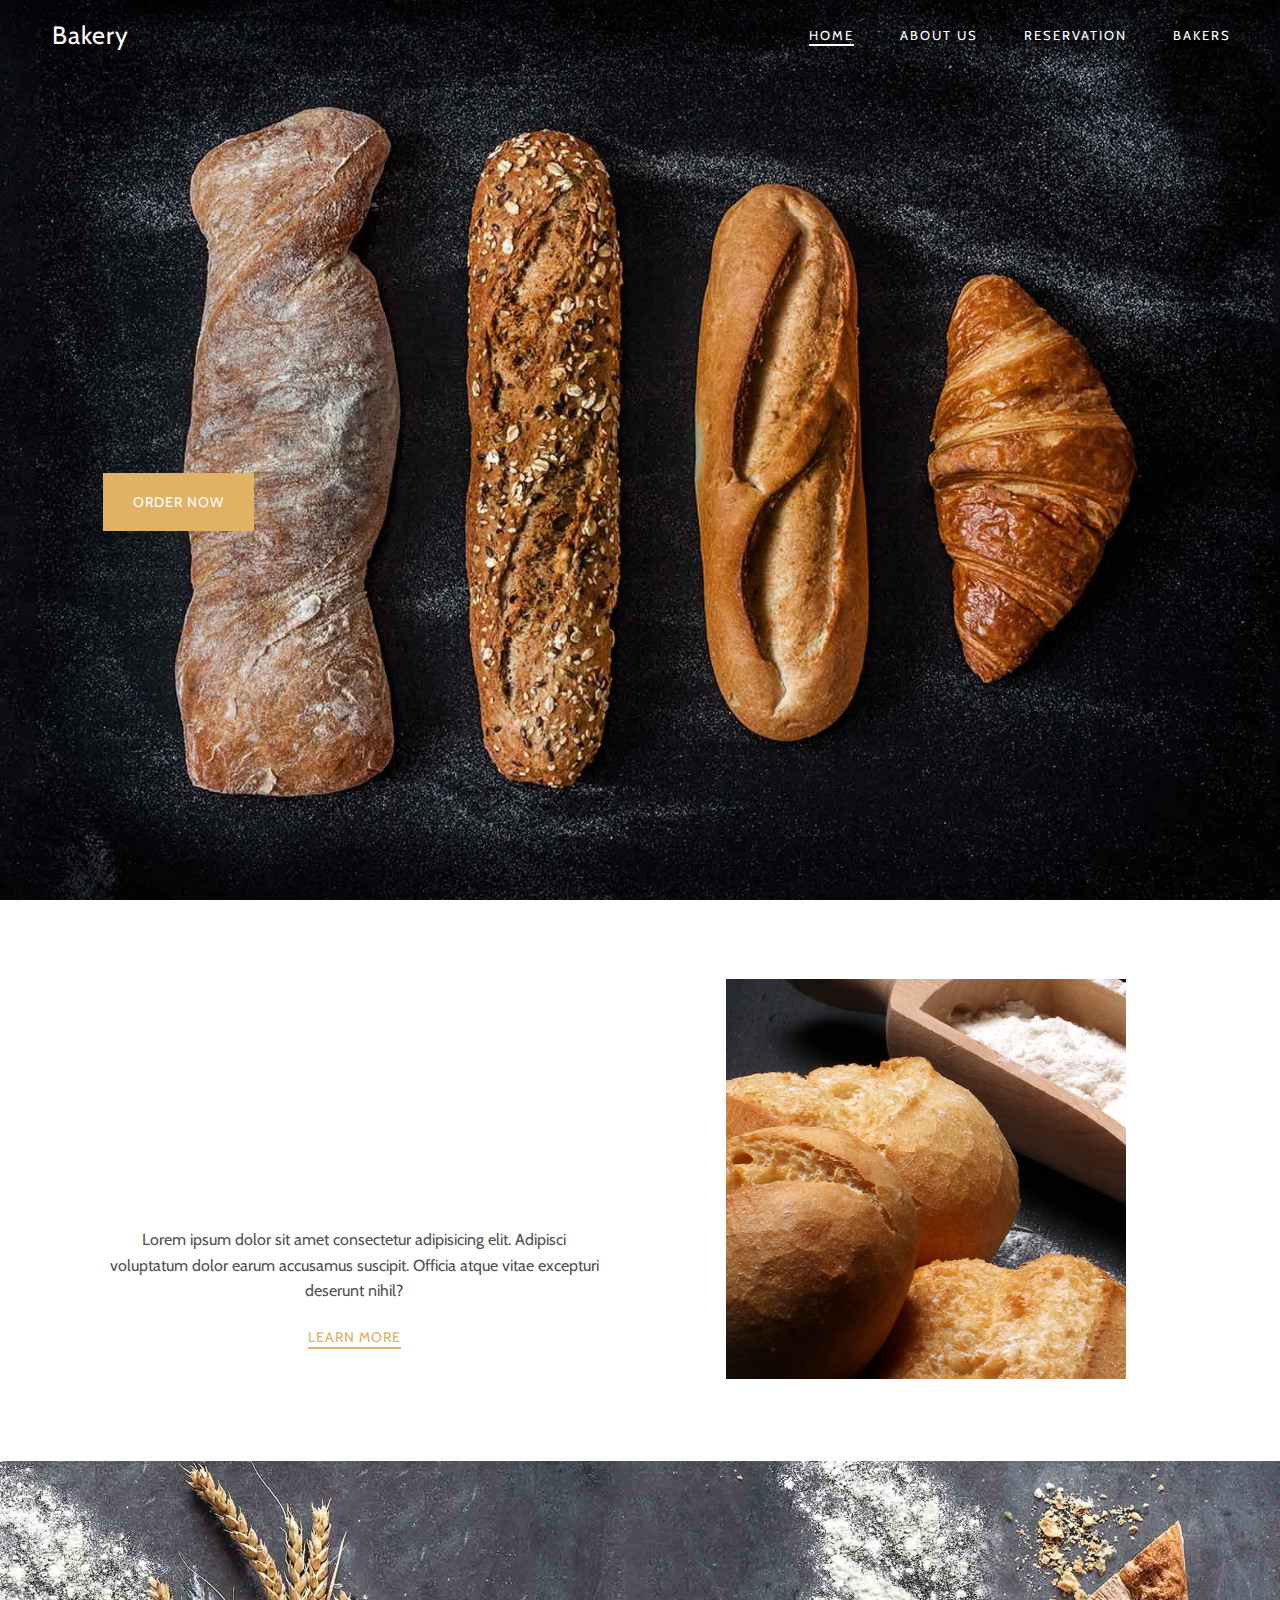
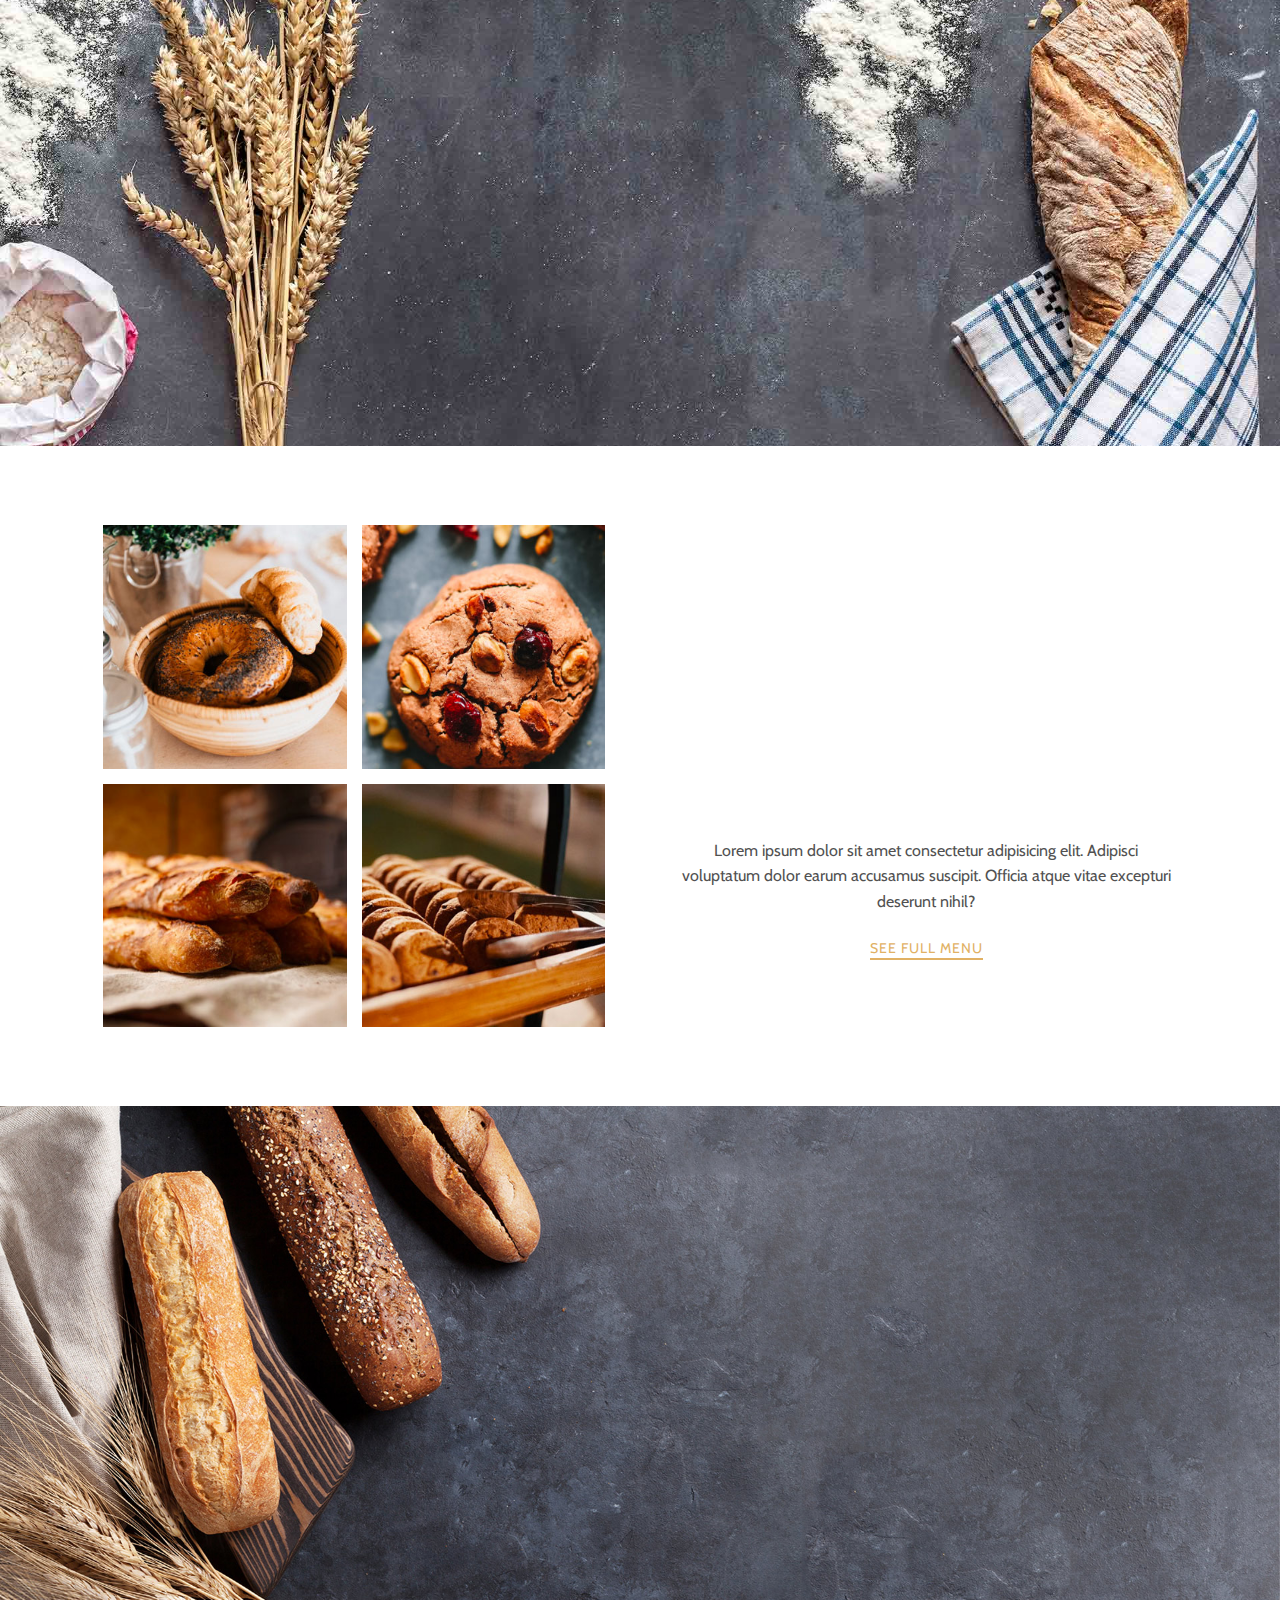
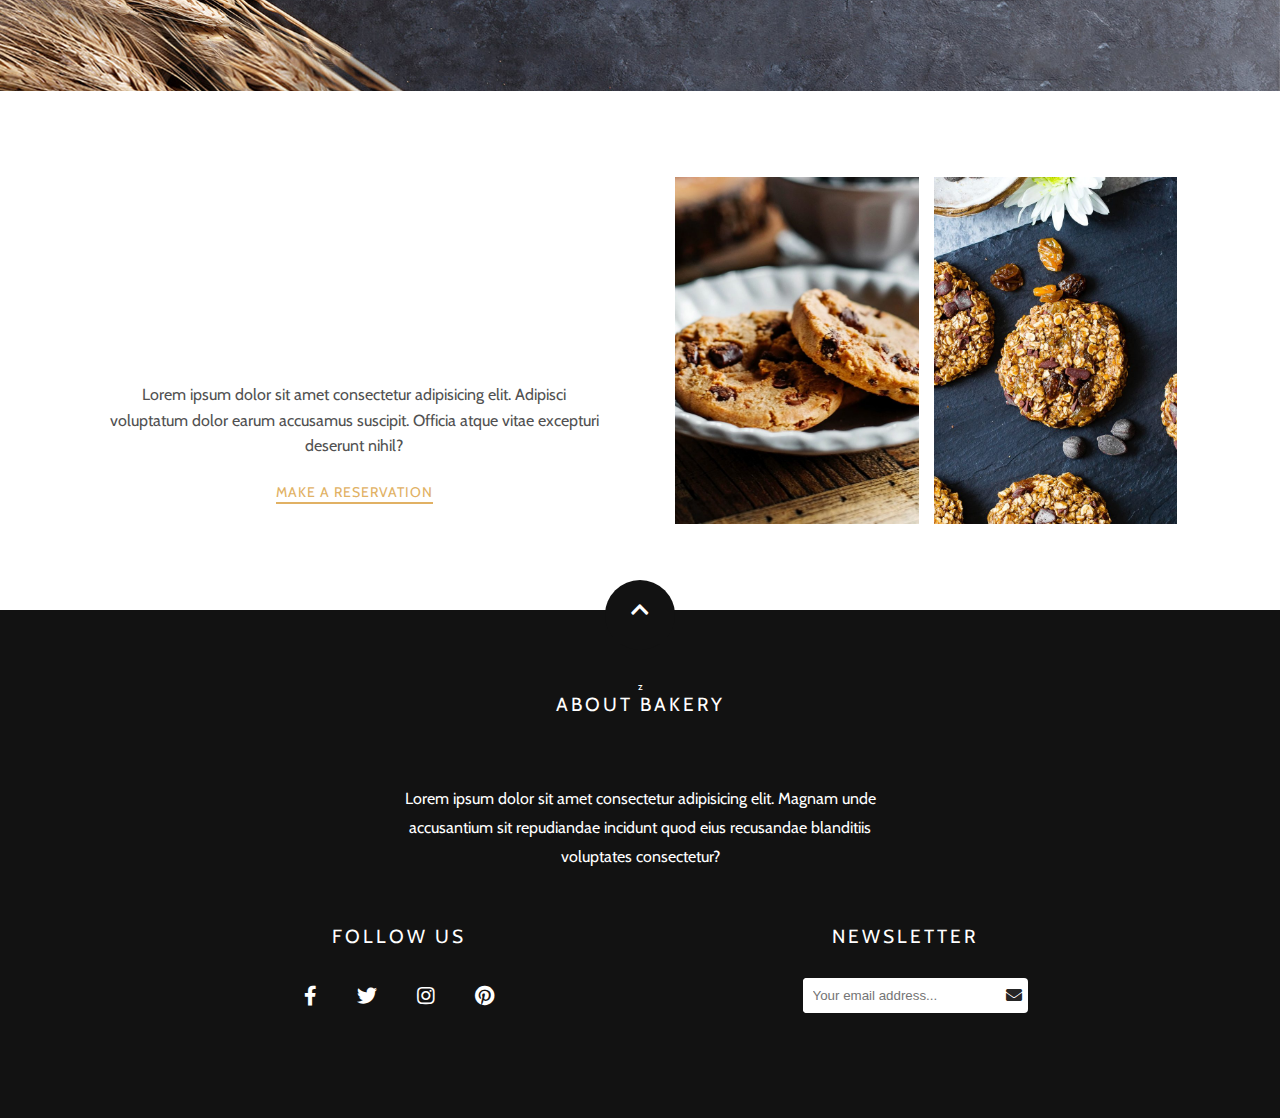
<file: index.html>
<!DOCTYPE html>
<html lang="en">

<head>
    <meta charset="UTF-8">
    <meta name="viewport" content="width=device-width, initial-scale=1.0">
    <title>Bakery - Fresh Cakes & Small Chops</title>
    <link
        href="https://fonts.googleapis.com/css2?family=Cabin&family=Herr+Von+Muellerhoff&family=Poiret+One&family=Source+Sans+Pro:wght@700&display=swap"
        rel="stylesheet">
    <link rel="stylesheet" href="https://cdnjs.cloudflare.com/ajax/libs/font-awesome/5.14.0/css/all.min.css">
    <link rel="stylesheet" href="style.css">
</head>

<body>
    <!-- HEADER -->
    <header>
        <div class="container">
            <nav class="navbar">
                <div class="menu-toggle">
                    <i class="fas fa-bars"></i>
                    <i class="fas fa-times"></i>
                </div>
                <a href="index.html" class="logo">Bakery</a>
                <ul class="nav-list">
                    <li class="nav-item">
                        <a href="index.html" class="nav-link active">Home</a>
                    </li>
                    <li class="nav-item">
                        <a href="about.html" class="nav-link">About Us</a>
                    </li>
                    <li class="nav-item">
                        <a href="about.html#reservation" class="nav-link">Reservation</a>
                    </li>
                    <li class="nav-item">
                        <a href="bakers.html" class="nav-link">Bakers</a>
                    </li>
                </ul>
            </nav>
        </div>
    </header>

    <!-- HERO SECTION -->

    <section class="hero" id="hero">
        <div class="container">
            <h1 class="headline">Let's Taste Perfection</h1>
            <a href="index.html" class="btn btn-primary">Order Now</a>
        </div>
    </section>

    <!-- STORY SECTION -->

    <section class="our-story">
        <div class="container">
            <div class="row">
                <div class="description padding-right animate-left">
                    <div class="global-headline">
                        <h2 class="sub-headline">
                            Discover
                        </h2>
                        <h3 class="headline headline-dark">Our Story</h3>
                        <div class="asterisk"><i class="fas fa-asterisk"></i></div>
                    </div>
                    <p>Lorem ipsum dolor sit amet consectetur adipisicing elit. Adipisci voluptatum dolor earum
                        accusamus suscipit. Officia atque vitae excepturi deserunt nihil?</p>
                    <a href="index.html" class="btn btn-secondary">Learn More</a>
                </div>
                <div class="image animate-right">
                    <img class="story-img" src="images/story-img.jpg" alt="bread">
                </div>
            </div>
        </div>
    </section>

    <!-- ALWAYS FRESH -->
    <section class="always-fresh shared">
        <div class="container">
            <div class="global-headline">
                <div class="animate-top">
                    <h2 class="sub-headline">
                        Always
                    </h2>
                </div>
                <div class="animate-bottom">
                    <h3 class="headline headline-dark">Fresh</h3>
                </div>
            </div>
        </div>
    </section>

    <!-- MENU SECTION -->
    <section class="menu">
        <div class="container">
            <div class="row">
                <div class="image-group padding-right animate-left">
                    <img src="images/square-1.jpg" alt="image">
                    <img src="images/square-2.jpg" alt="image">
                    <img src="images/square-3.jpg" alt="image">
                    <img src="images/square-4.jpg" alt="image">
                </div>
                <div class="description animate-right">
                    <div class="global-headline">
                        <h2 class="sub-headline">
                            Explore
                        </h2>
                        <h3 class="headline headline-dark">Menu</h3>
                        <div class="asterisk"><i class="fas fa-asterisk"></i></div>
                    </div>
                    <p>Lorem ipsum dolor sit amet consectetur adipisicing elit. Adipisci voluptatum dolor earum
                        accusamus suscipit. Officia atque vitae excepturi deserunt nihil?</p>
                    <a href="index.html" class="btn btn-secondary">See Full Menu</a>
                </div>
            </div>
        </div>
    </section>

    <!-- TASTY SECTION -->
    <section class="tasty shared">
        <div class="container">
            <div class="global-headline">
                <div class="animate-top">
                    <h2 class="sub-headline">
                        Everything
                    </h2>
                </div>
                <div class="animate-bottom">
                    <h3 class="headline headline-dark">Tasty</h3>
                </div>
            </div>
        </div>
    </section>

    <!-- BAKERS DELIGHT SECTION -->
    <section class="delight">
        <div class="container">
            <div class="row">
                <div class="description padding-right animate-left">
                    <div class="global-headline">
                        <h2 class="sub-headline">
                            Baker's
                        </h2>
                        <h3 class="headline headline-dark">Delight</h3>
                        <div class="asterisk"><i class="fas fa-asterisk"></i></div>
                    </div>
                    <p>Lorem ipsum dolor sit amet consectetur adipisicing elit. Adipisci voluptatum dolor earum
                        accusamus suscipit. Officia atque vitae excepturi deserunt nihil?</p>
                    <a href="index.html" class="btn btn-secondary">Make A Reservation</a>
                </div>
                <div class="image-group animate-right">
                    <img class="animate-top" src="images/bakers-delight-1.jpg" alt="bread">
                    <img class="animate-bottom" src="images/bakers-delight-2.jpg" alt="bread">
                </div>
            </div>
        </div>
    </section>

    <!-- FOOTER -->
    <footer>
        <div class="container">
            <div class="back-to-top">
                <a href="#hero"><i class="fas fa-chevron-up"></i></a>
            </div>z
            <div class="footer__content">
                <div class="footer__content-about animate-top">
                    <h4>About Bakery</h4>
                    <div class="asterisk"><i class="fas fa-asterisk"></i></div>
                    <p>Lorem ipsum dolor sit amet consectetur adipisicing elit. Magnam unde accusantium sit repudiandae
                        incidunt quod eius recusandae blanditiis voluptates consectetur?</p>
                </div>
                <div class="footer__content-divider animate-bottom">
                    <div class="social-media">
                        <h4>Follow Us</h4>
                        <ul class="social-icons">
                            <li>
                                <a href="#">
                                    <i class="fab fa-facebook-f"></i>
                                </a>
                            </li>
                            <li>
                                <a href="#">
                                    <i class="fab fa-twitter"></i>
                                </a>
                            </li>
                            <li>
                                <a href="#">
                                    <i class="fab fa-instagram"></i>
                                </a>
                            </li>
                            <li>
                                <a href="#">
                                    <i class="fab fa-pinterest"></i>
                                </a>
                            </li>
                        </ul>
                    </div>
                    <div class="newsletter-container">
                        <h4>Newsletter</h4>
                        <form action="" class="newsletter-form">
                            <div class="newsletter-form-box">
                                <input type="text" class="newsletter-input" placeholder="Your email address...">
                                <button class="newsletter-btn" type="submit">
                                    <i class="fas fa-envelope"></i>
                                </button>
                            </div>
                        </form>
                    </div>
                </div>
            </div>
        </div>
    </footer>
</body>

</html>
</file>
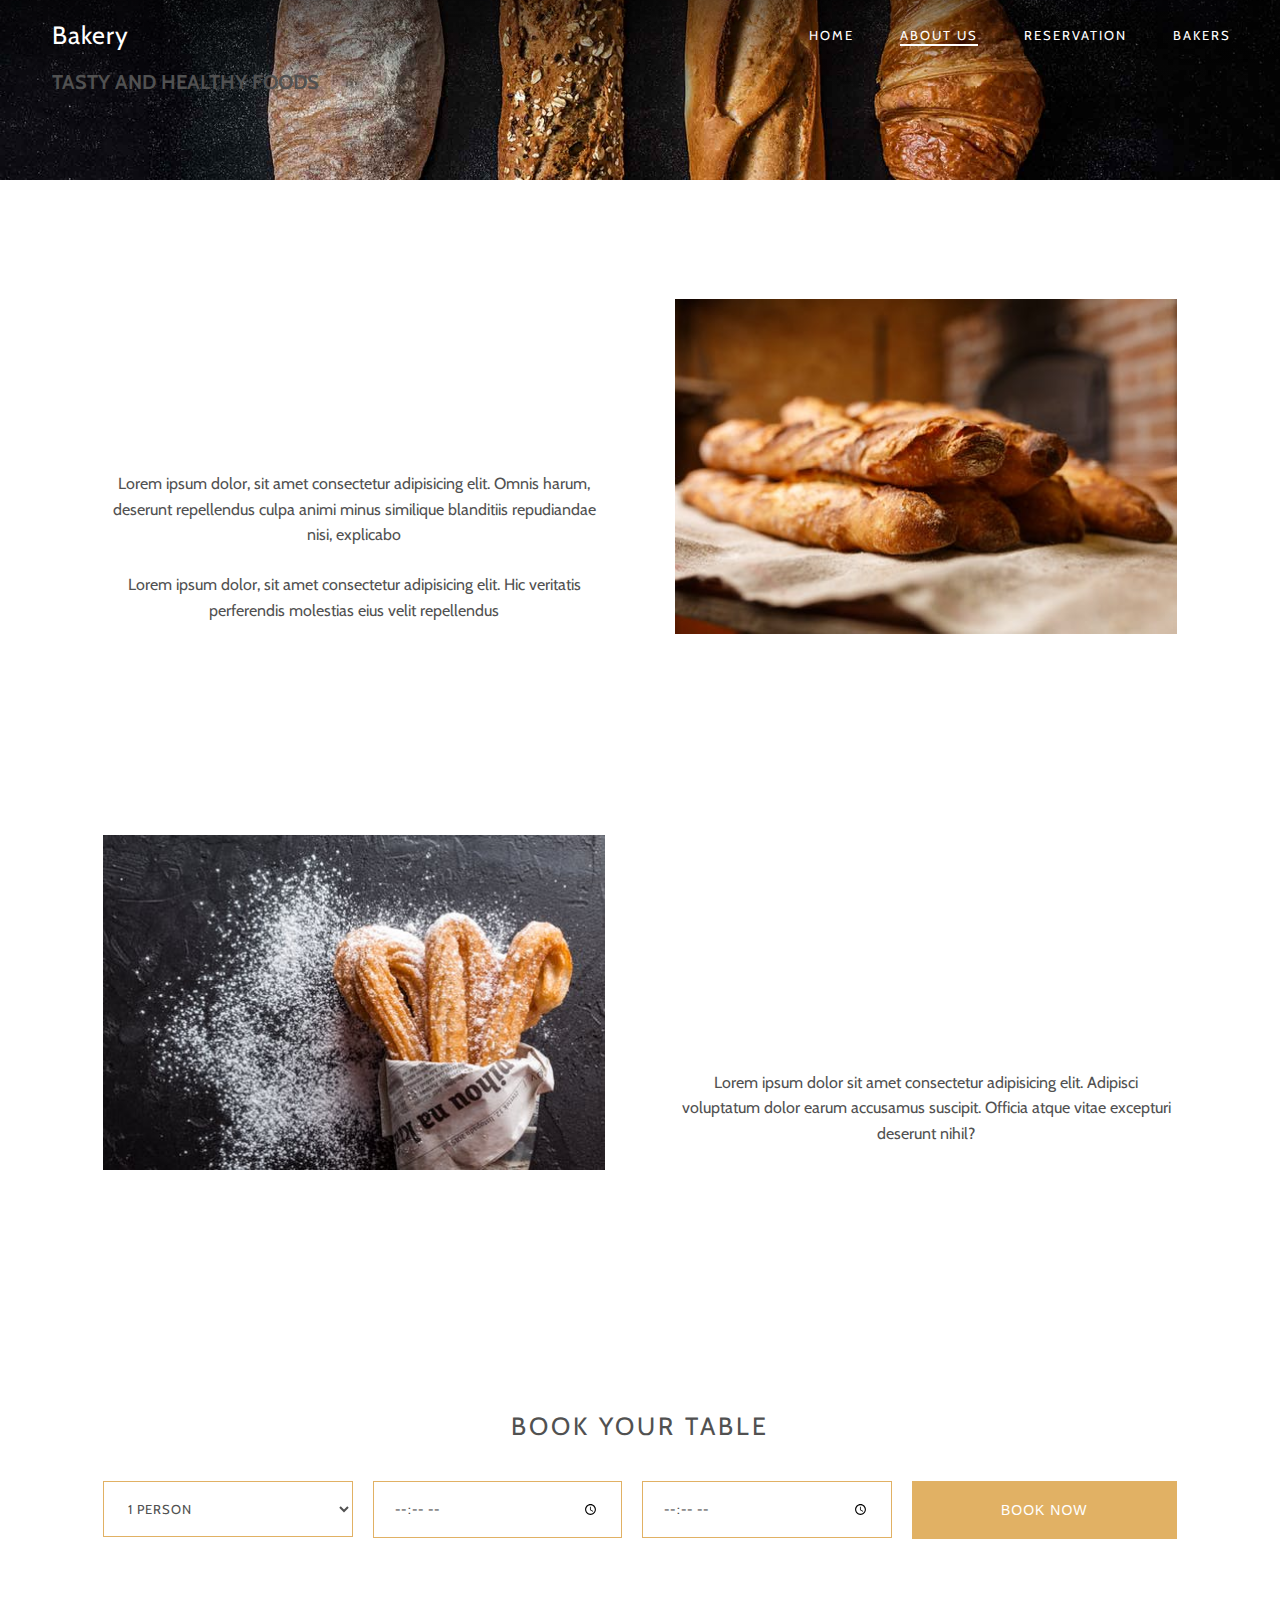
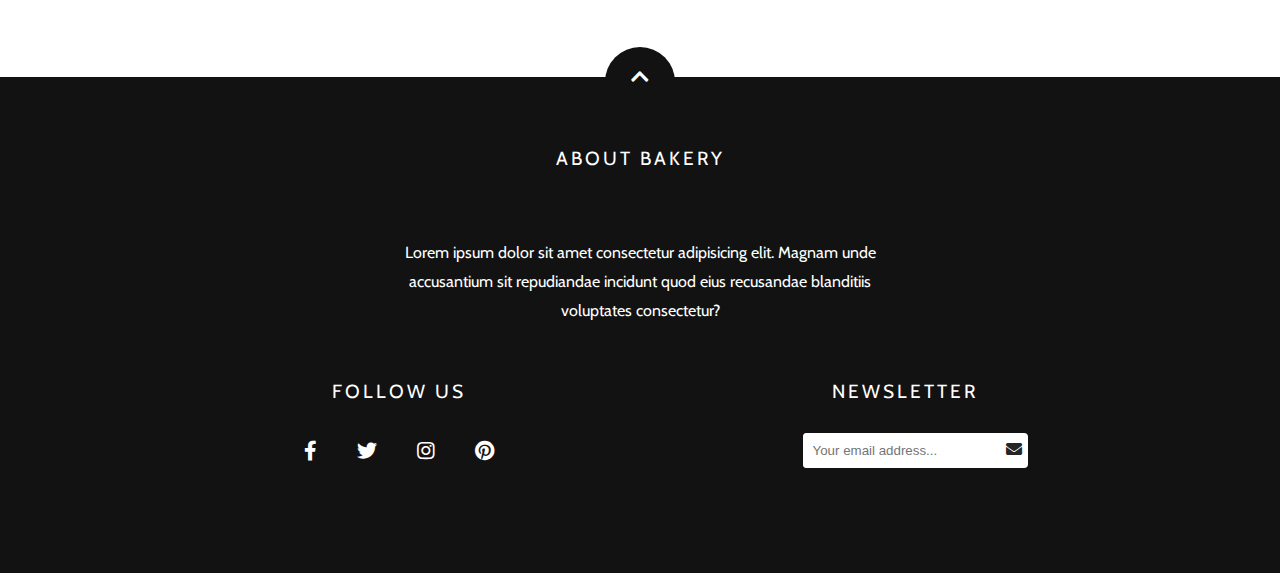
<file: about.html>
<!DOCTYPE html>
<html lang="en">

<head>
    <meta charset="UTF-8">
    <meta name="viewport" content="width=device-width, initial-scale=1.0">
    <title>About Us - Bakery</title>
    <link
        href="https://fonts.googleapis.com/css2?family=Cabin&family=Herr+Von+Muellerhoff&family=Poiret+One&family=Source+Sans+Pro:wght@700&display=swap"
        rel="stylesheet">
    <link rel="stylesheet" href="https://cdnjs.cloudflare.com/ajax/libs/font-awesome/5.14.0/css/all.min.css">
    <link rel="stylesheet" href="style.css">
</head>

<body>
    <!-- HEADER -->
    <header>
        <div class="container">
            <nav class="navbar">
                <div class="menu-toggle">
                    <i class="fas fa-bars"></i>
                    <i class="fas fa-times"></i>
                </div>
                <a href="index.html" class="logo">Bakery</a>
                <ul class="nav-list">
                    <li class="nav-item">
                        <a href="index.html" class="nav-link">Home</a>
                    </li>
                    <li class="nav-item">
                        <a href="about.html" class="nav-link active">About Us</a>
                    </li>
                    <li class=" nav-item">
                        <a href="about.html#reservation" class="nav-link">Reservation</a>
                    </li>
                    <li class="nav-item">
                        <a href="bakers.html" class="nav-link">Bakers</a>
                    </li>
                </ul>
            </nav>
            <div class="cla">
                <h1>TASTY AND HEALTHY FOODS</h1>
            </div>
        </div>
    </header>

    <!-- HERO SECTION -->

    <section class="hero small-size-hero" id="hero">
    </section>

    <!-- ABOUT SECTION -->
    <section class="about">
        <div class="container">
            <div class="row">
                <div class="description padding-right animate-left">
                    <div class="global-headline">
                        <h2 class="sub-headline">
                            Read
                        </h2>
                        <h3 class="headline headline-dark">Our Story</h3>
                        <div class="asterisk"><i class="fas fa-asterisk"></i></div>
                    </div>
                    <p>Lorem ipsum dolor, sit amet consectetur adipisicing elit. Omnis harum, deserunt repellendus culpa
                        animi minus similique
                        blanditiis repudiandae nisi, explicabo</p>
                    <p>Lorem ipsum dolor, sit amet consectetur adipisicing elit. Hic veritatis perferendis molestias
                        eius velit repellendus</p>
                </div>
                <div class="image animate-right">
                    <img class="animate-top" src="images/about-img-2.jpeg" alt="bread">
                </div>
            </div>
        </div>
    </section>

    <!-- ABOUT SECTION -->
    <section class="about">
        <div class="container">
            <div class="row">
                <div class="image padding-right margin-bottom animate-left">
                    <img src="images/about-img-1.jpeg" alt="bread">
                </div>
                <div class="description animate-right">
                    <div class="global-headline">
                        <h2 class="sub-headline">
                            Bread
                        </h2>
                        <h3 class="headline headline-dark">So Good</h3>
                        <div class="asterisk"><i class="fas fa-asterisk"></i></div>
                    </div>
                    <p>Lorem ipsum dolor sit amet consectetur adipisicing elit. Adipisci voluptatum dolor earum
                        accusamus suscipit. Officia atque vitae excepturi deserunt nihil?</p>
                </div>
            </div>
        </div>
    </section>

    <!-- RESERVATION SECTION -->
    <section id="reservation" class="reservation">
        <div class="container">
            <div class="reservation__container">
                <h4>Book Your Table</h4>
                <form action="#" class="reservation__form">
                    <select name="persons">
                        <option>1 Person</option>
                        <option>2 Person</option>
                    </select>
                    <input type="time" class="ORDER">
                    <input type="time" class="reservation__time">
                    <button class="btn btn-primary submit__reservation">Book Now</button>
                </form>
            </div>
        </div>
    </section>

    <!-- FOOTER -->
    <footer>
        <div class="container">
            <div class="back-to-top">
                <a href="#hero"><i class="fas fa-chevron-up"></i></a>
            </div>
            <div class="footer__content">
                <div class="footer__content-about animate-top">
                    <h4>About Bakery</h4>
                    <div class="asterisk"><i class="fas fa-asterisk"></i></div>
                    <p>Lorem ipsum dolor sit amet consectetur adipisicing elit. Magnam unde accusantium sit repudiandae
                        incidunt quod eius recusandae blanditiis voluptates consectetur?</p>
                </div>
                <div class="footer__content-divider animate-bottom">
                    <div class="social-media">
                        <h4>Follow Us</h4>
                        <ul class="social-icons">
                            <li>
                                <a href="#">
                                    <i class="fab fa-facebook-f"></i>
                                </a>
                            </li>
                            <li>
                                <a href="#">
                                    <i class="fab fa-twitter"></i>
                                </a>
                            </li>
                            <li>
                                <a href="#">
                                    <i class="fab fa-instagram"></i>
                                </a>
                            </li>
                            <li>
                                <a href="#">
                                    <i class="fab fa-pinterest"></i>
                                </a>
                            </li>
                        </ul>
                    </div>
                    <div class="newsletter-container">
                        <h4>Newsletter</h4>
                        <form action="" class="newsletter-form">
                            <div class="newsletter-form-box">
                                <input type="text" class="newsletter-input" placeholder="Your email address...">
                                <button class="newsletter-btn" type="submit">
                                    <i class="fas fa-envelope"></i>
                                </button>
                            </div>
                        </form>
                    </div>
                </div>
            </div>
        </div>
    </footer>
</body>

</html>
</file>
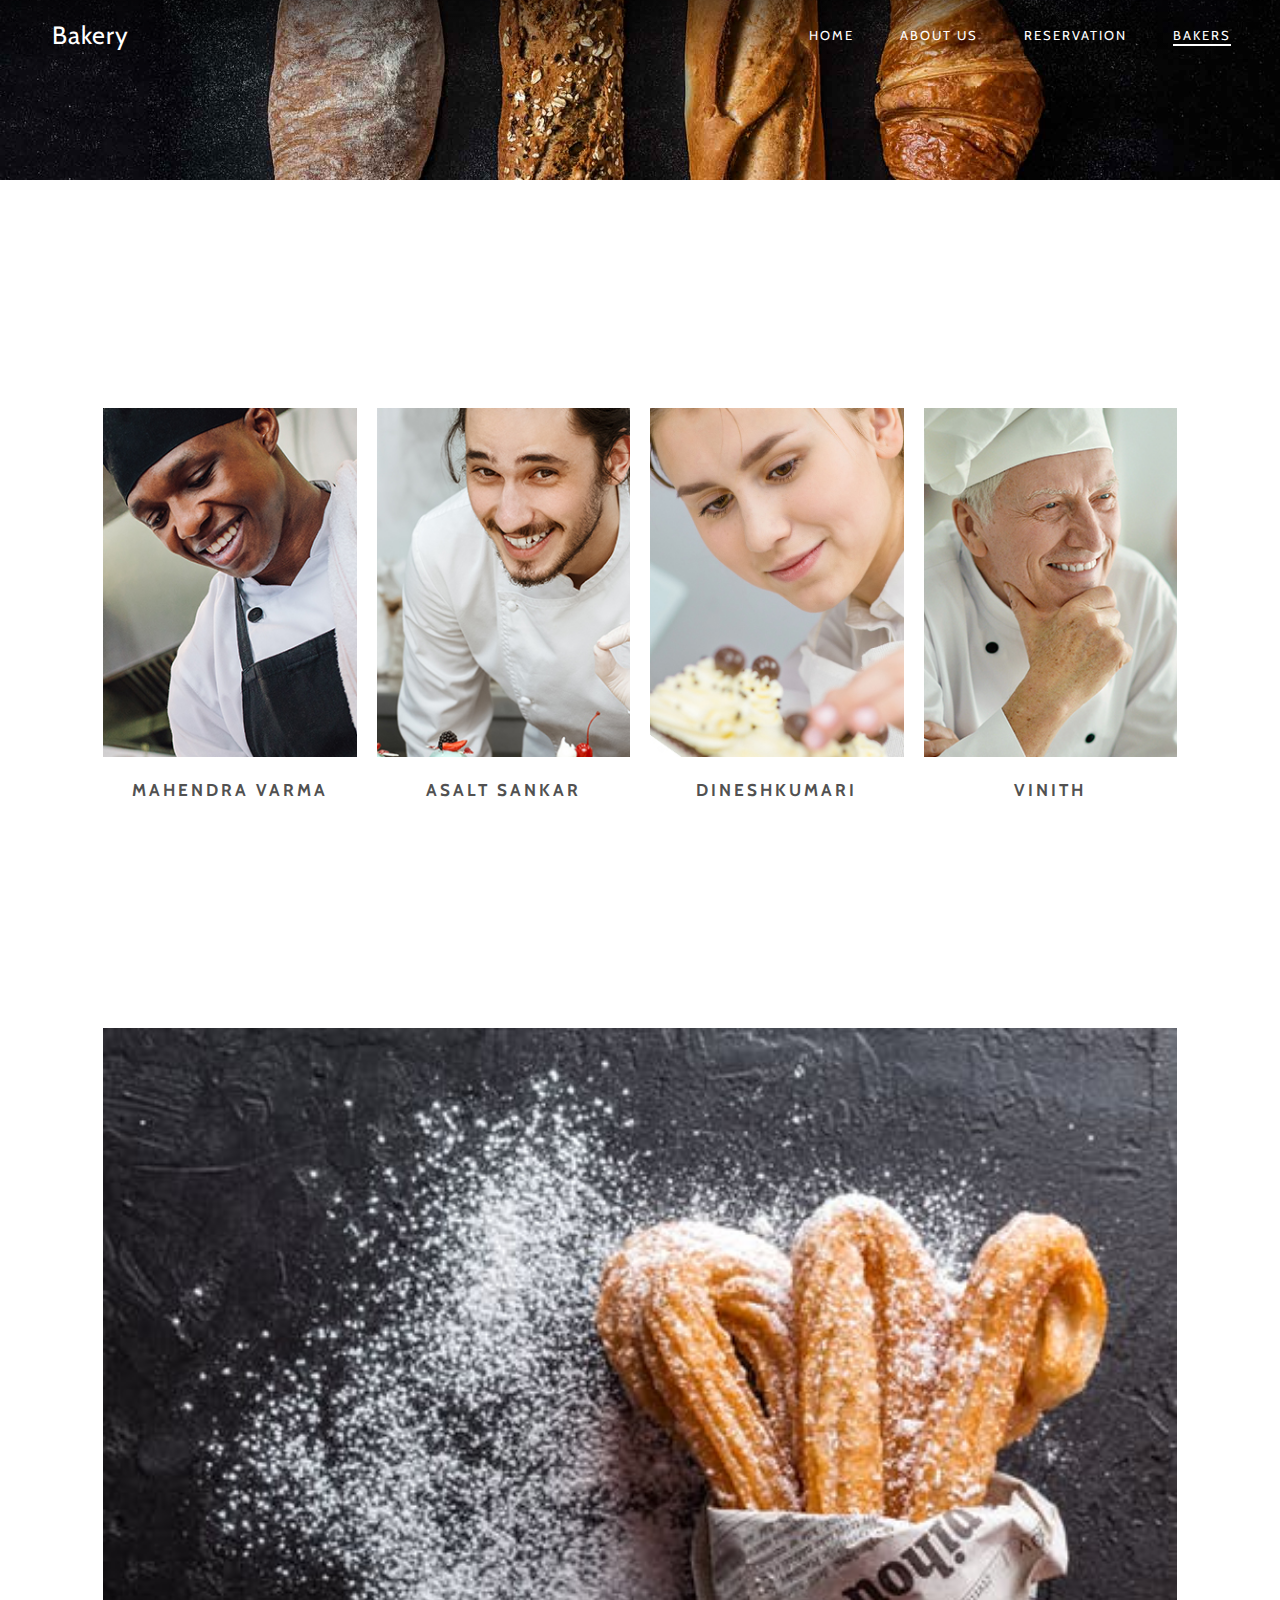
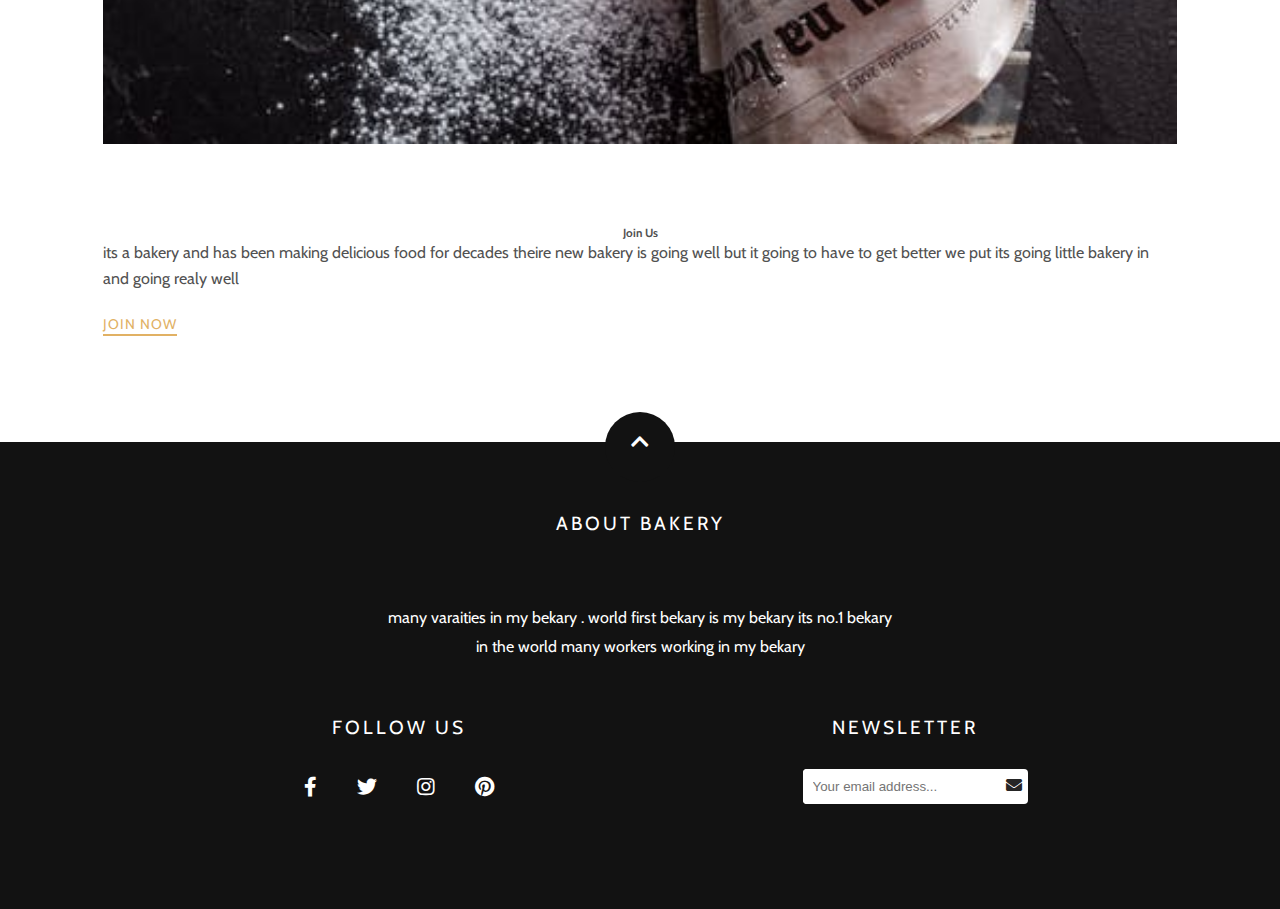
<file: bakers.html>
<!DOCTYPE html>
<html lang="en">

<head>
    <meta charset="UTF-8">
    <meta name="viewport" content="width=device-width, initial-scale=1.0">
    <title>fast food</title>
    <link
        href="https://fonts.googleapis.com/css2?family=Cabin&family=Herr+Von+Muellerhoff&family=Poiret+One&family=Source+Sans+Pro:wght@700&display=swap"
        rel="stylesheet">
    <link rel="stylesheet" href="https://cdnjs.cloudflare.com/ajax/libs/font-awesome/5.14.0/css/all.min.css">
    <link rel="stylesheet" href="style.css">
    <link rel="preconnect" href="https://fonts.googleapis.com">
<link rel="preconnect" href="https://fonts.gstatic.com" crossorigin>
<link href="https://fonts.googleapis.com/css2?family=Grey+Qo&family=Noto+Sans+JP:wght@100..900&display=swap" rel="stylesheet">
</head>

<body>
    <!-- HEADER -->
    <header>
        <div class="container">
            <nav class="navbar">
                <div class="menu-toggle">
                    <i class="fas fa-bars"></i>
                    <i class="fas fa-times"></i>
                </div>
                <a href="index.html" class="logo">Bakery</a>
                <ul class="nav-list">
                    <li class="nav-item">
                        <a href="index.html" class="nav-link">Home</a>
                    </li>
                    <li class="nav-item">
                        <a href="about.html" class="nav-link">About Us</a>
                    </li>
                    <li class=" nav-item">
                        <a href="about.html#reservation" class="nav-link">Reservation</a>
                    </li>
                    <li class="nav-item">
                        <a href="bakers.html" class="nav-link active">Bakers</a>
                    </li>
                </ul>
            </nav>
        </div>
    </header>

    <!-- HERO SECTION -->

    <section class="hero small-size-hero" id="hero">
    </section>

    <!-- BAKERS -->
    <section class="bakers">
        <div class="container">
            <div class="global-headline">
                <h2 class="sub-headline">
                    Our
                </h2>
                <h3 class="headline headline-dark">Bakers</h3>
               
            </div>
            <div class="bakers__container">
                <div class="baker">
                    <img src="images/baker-1.jpg" alt="baker">
                    <h5>mahendra varma</h5>
                   
                </div>
                <div class="baker">
                    <img src="images/baker-2.jpg" alt="baker">
                    <h5>asalt sankar</h5>
                    
                </div>
                <div class="baker">
                    <img src="images/baker-3.jpg" alt="baker">
                    <h5>dineshkumari</h5>
                    
                </div>
                <div class="baker">
                    <img src="images/baker-4.jpg" alt="baker">
                    <h5>vinith</h5>
                    
                </div>
            </div>
        </div>
    </section>

    <!-- JOIN US SECTION -->
    <section class="join-us">
        <div class="container">
            <div class="row">
                
                    <img src="images/about-img-1.jpeg" alt="bread">
                </div>
                <div class="description animate-right">
                    <div class="global-headline">
                        <h2 class="sub-headline">
                            Careers
                        </h2>
                        <h3 class="">Join Us</h3>
                        
                    </div>
                    <p>its a bakery and has been making delicious food for decades theire new bakery is going well but it going to have to get better 
                        we put its going little bakery in and going realy well
                    </p>
                    <a href="index.html" class="btn btn-secondary">Join Now</a>
                </div>
            </div>
        </div>
    </section>

    <!-- FOOTER -->
    <footer>
        <div class="container">
            <div class="back-to-top">
                <a href="#hero"><i class="fas fa-chevron-up"></i></a>
            </div>
            <div class="footer__content">
                <div class="footer__content-about animate-top">
                    <h4>About Bakery</h4>
                    <div class="asterisk"><i class="fas fa-asterisk"></i></div>
                    <p>many varaities in my bekary . world first bekary is my bekary its no.1 bekary in the world many workers working in my bekary </p>
                </div>
                <div class="footer__content-divider animate-bottom">
                    <div class="social-media">
                        <h4>Follow Us</h4>
                        <ul class="social-icons">
                            <li>
                                <a href="#">
                                    <i class="fab fa-facebook-f"></i>
                                </a>
                            </li>
                            <li>
                                <a href="#">
                                    <i class="fab fa-twitter"></i>
                                </a>
                            </li>
                            <li>
                                <a href="#">
                                    <i class="fab fa-instagram"></i>
                                </a>
                            </li>
                            <li>
                                <a href="#">
                                    <i class="fab fa-pinterest"></i>
                                </a>
                            </li>
                        </ul>
                    </div>
                    <div class="newsletter-container">
                        <h4>Newsletter</h4>
                        <form action="" class="newsletter-form">
                            <div class="newsletter-form-box">
                                <input type="text" class="newsletter-input" placeholder="Your email address...">
                                <button class="newsletter-btn" type="submit">
                                    <i class="fas fa-envelope"></i>
                                </button>
                            </div>
                        </form>
                    </div>
                </div>
            </div>
        </div>
    </footer>
</body>

</html>
</file>
<file: style.css>
*,
*::before,
*::after {
    margin: 0;
    padding: 0;
    box-sizing: border-box;
}

:root {
    --main-font: 'Source Sans Pro', sans-serif;
    --secondary-font: 'Poiret One', cursive;
    --body-font: 'Cabin', sans-serif;
    --headings-font: 'Herr Von Muellerhoff', cursive;
    --main-font-color-dark: #252525;
    --secondary-font-color: #e1b164;
    --body-font-color: #515151;
    --white-color: #fff;
    --dark-bg: #121212;
}

html {
    font-family: var(--body-font);
    font-size: 10px;
    color: var(--body-font-color);
    scroll-behavior: smooth;
}

body {
    overflow-x: hidden;
}

section {
    padding: 3.9rem 0;
    overflow: hidden;
}

img {
    width: 100%;
    max-width: 100%; 
}

a {
    text-decoration: none;
}

p {
    font-size: 1.6rem;
}

ul {
    list-style: none;
}

.container {
    width: 100%;
    max-width: 122.5rem;
    margin: 0 auto;
    padding: 0 2.4rem;
}

/* HEADER */

header {
    width: 100%;
    position: absolute;
    top: 0;
    left: 0;
    z-index: 1;
    background-image: linear-gradient(to bottom,rgba(0,0,0,0.5), transparent);
}

.navbar {
    height: 7rem;
    display: flex;
    align-items: center;
    justify-content: space-between;
}

.logo {
    font-size: 2.5rem;
    color: var(--white-color);
    letter-spacing: .1rem;
    transition: color .4s;
}

.logo:hover {
    color: var(--secondary-font-color);
}

.menu-toggle {
    color: var(--white-color);
    font-size: 2.2rem;
    position: absolute;
    top: 50%;
    transform: translateY(-50%);
    right: 2.5rem;
    cursor: pointer;
    z-index: 1500;
}

.fa-times {
    display: none;
}

.nav-list {
    list-style: none;
    position: fixed;
    top: 0;
    left: 0;
    width: 80%;
    min-height: 100vh;
    background-color: var(--main-font-color-dark);
    padding: 4.4rem;
    display: flex;
    flex-direction: column;
    justify-content: space-around;
    z-index: 1250;
    transform: translateX(-100%);
    transition: transform .5s;
}

.navbar::before {
    content: '';
    position: fixed;
    top: 0;
    left: 0;
    width: 100vw;
    height: 100vh;
    background-color: rgba(189, 241, 127, 0.236);
    z-index: 1000;
    opacity: 0;
    transform: scale(0);
    transition: opacity 0.5s;
}

.show .fa-times {
    display: block;
}

.show .fa-bars {
    display: none; 
}

.show .nav-list {
    transform: translateX(0);
}

.show .nav::before {
    opacity: 1;
    transform: scale(1);
}

.nav-item {
    border-bottom: 2px solid rgba(255,255,255,.3);
}

.nav-link {
    display: block;
    color: var(--white-color);
    font-size: 1.4rem;
    text-transform: uppercase;
    letter-spacing: 2px;
    margin-right: -2px;
    transition: color .5s;
}

.nav-link:hover {
    color: var(--secondary-font-color);
}

/* HERO SECTION*/

.hero {
    width: 100%;
    height: 100vh;
    background: url("images/hero-bg.jpg") center no-repeat;
    background-size: cover;
    display: flex;
    align-items: center;
}

.headline {
    font-family: var(--main-font);
    font-size: 3.5rem;
    font-weight: 900;
    color: var(--white-color);
    text-transform: uppercase;
    letter-spacing: .5rem;
    margin-right: -.5rem;
    opacity: 0;
    animation-name: scaleBigger;
    animation-duration: .5s;
    animation-fill-mode: both;
}

h1.headline {
    font-family: "Noto Sans JP", sans-serif;
  font-optical-sizing: auto;
    margin-bottom: 4rem;
    font-weight: 400;
    font-size: 5.5rem;
    opacity: 0;
    animation-name: scaleBigger;
    animation-duration: .5s;
    animation-fill-mode: both;
}

.sub-headline {
    font-size: 8.5rem;
    font-family: var(--headings-font);
    color: var(--secondary-font-color);
    font-weight: 100;
    line-height: .4;
    letter-spacing: 2px;
    opacity: 0;
    animation-name: fadeUp;
    animation-duration: .5s;
    animation-fill-mode: both;
    animation-delay: .5s;
}

.sub-headline::first-letter {
    text-transform: uppercase;
    font-size: 10.3rem;
}

.btn {
    display: inline-block;
    font-size: 1.4rem;
    letter-spacing: 1px;
    text-transform: uppercase;
}

.btn-primary {
    background-color: var(--secondary-font-color);
    color: var(--white-color);
    padding: 2rem 3rem;
    transition: all .4s;
}

.btn-primary:hover {
    background-color: var(--white-color);
    color: var(--secondary-font-color);
}

/* STORY SECTION*/

.global-headline {
    margin-top: 3.9rem;
    text-align: center;
}

.our-story .global-headline {
    margin-top: 6.9rem;
}

.asterisk {
    font-size: 1.2rem;
    color: var(--body-font-color);
    margin: 2.4rem 0;
    opacity: 0;
    animation-name: spin;
    animation-duration: .5s;
    animation-fill-mode: forwards;
    animation-delay: .7s;
}

.headline-dark {
    color: var(--main-font-color-dark);
    letter-spacing: .7rem;
    margin-right: -.7rem;
}

.global-headline .sub-headline {
    letter-spacing: -1px;
    line-height: .42;
}

.row {
    text-align: center;
}

.description {
    margin-bottom: 3rem;
}

.description p {
    line-height: 1.6;
    margin-bottom: 2.4rem;
}

.btn-secondary {
    color: var(--secondary-font-color);
    position: relative;
    transition: color .5s;
}

.btn-secondary::before {
    content: '';
    position: absolute;
    left: 0;
    bottom: -3px;
    width: 100%;
    height: 2px;
    background-color: var(--secondary-font-color);
    transition: background-color .5s;
}

.btn-secondary:hover,
.btn-secondary:focus {
    color: var(--main-font-color-dark);
}

.btn-secondary:hover::before,
.btn-secondary:focus::before {
    background-color: var(--main-font-color-dark);
}

/* ALWAYS FRESH */

.always-fresh {
    background: url("images/tasteful-recipes.jpg") center no-repeat;
    background-size: cover;
}

.shared {
    min-height: 65vh;
    display: flex;
    align-items: center;
    justify-content: center;
}

/* MENU SECTION */

.image-group {
    display: grid;
    grid-template-columns: repeat(2, 1fr);
    grid-gap: 1.5rem;
}

.menu .description {
    padding-top: 3rem;
    margin-bottom: 0;
}

/* TASTY SECTION */

.tasty {
    background: url("images/tasty.jpg") center no-repeat;
    background-size: cover;
}


/* FOOTER */

footer {
    background-color: var(--dark-bg);
    color: var(--white-color);
    padding: 7rem 0 5rem;
    position: relative;
    text-align: center;
}

.back-to-top {
    background-color: var(--dark-bg);
    border-radius: 50%;
    position: absolute;
    top: -3rem;
    left: 50%;
    width: 7rem;
    height: 7rem;
    transform: translateX(-50%);
}

.back-to-top i {
    display: block;
    color: var(--white-color);
    font-size: 2rem;
    padding: 2rem;
    
    animation-duration: 2s;
    animation-iteration-count: infinite;
}

.footer__content {
    overflow: hidden;
}

.footer__content h4 {
    font-size: 1.9rem;
    font-weight: 100;
    text-transform: uppercase;
    letter-spacing: 3px;
    margin-bottom: 3rem;

}

footer .asterisk {
    color: var(--secondary-font-color);
    margin: 2.4rem;
}

.footer__content-about {
    margin-bottom: 5.4rem;
}

.footer__content-about p {
    line-height: 1.8;
}

.social-icons {
    margin-bottom: 5.4rem;
    display: flex;
    justify-content: center;
}

.social-icons i {
    font-size: 2rem;
    color: var(--white-color);
    padding: .8rem 2rem;
    opacity: .5;
    transition: color .5s;
}

.social-icons i:hover,
.social-icons i:focus {
    color: var(--secondary-font-color);
}

.newsletter-form {
    width: 100%;
    position: relative;
    display: flex;
    justify-content: center;
}

.newsletter-input {
    width: 100%;
    max-width: 25rem;
    padding: 1rem;
    border: none;
    outline: none;
}

.newsletter-btn {
    background: transparent;
    border: none;
    cursor: pointer;
    color: var(--main-font-color-dark);
    font-size: 1.6rem;
    padding: 1px .6rem;
    outline: none;
}

.newsletter-form-box {
    background-color: var(--white-color);
    border-radius: .4rem;
    display: flex;
    overflow-x: hidden;
}

/*                    ABOUT PAGE                      */

/* RESERVATION SECTION */

.small-size-hero {
    height: 20vh;
}

.reservation__container {
    margin: 3rem 0;
}

.reservation__form > * {
    display: block;
    width: 100%;
}

.reservation h4 {
    font-size: 2.5rem;
    font-weight: 100;
    text-transform: uppercase;
    text-align: center;
    letter-spacing: 3px;
    margin-bottom: 3rem;
}

.reservation__form input,
.reservation__form select {
    background: transparent;
    border: 1px solid var(--secondary-font-color);
    margin-bottom: 3rem;
    padding: 1.8rem 2rem;
    outline: none;
    color: var(--body-font-color);
    font-size: 1.3rem;
    font-family: var(--body-font);
}

.reservation__form select {
    text-transform: uppercase;
    letter-spacing: 1px;
}

.submit__reservation {
    border: 1px solid transparent;
    outline: none;
    cursor: pointer;
}

.submit__reservation:hover {
    border: 1px solid var(--secondary-font-color);
}

.margin-bottom {
    margin-bottom: 5rem;
}


/*                    BAKERS PAGE                      */

/* BAKERS SECTION */

.bakers h4 {
    font-size: 2.5rem;
    font-weight: 100;
    text-transform: uppercase;
    text-align: center;
    letter-spacing: 3px;
    margin-bottom: 3rem;
}

.bakers__container img {
    width: 26.5rem;
    height: 36.5rem;
}

.baker {
    text-align: center;
    margin-bottom: 7rem;
}

.baker:last-child {
    margin-bottom: 0;
}

.baker h5 {
    font-size: 1.7rem;
    text-transform: uppercase;
    margin-top: 2rem;
    letter-spacing: .3rem;
}

.baker .social-icons {
    margin: 1rem 0 0em;
    display: flex;
    justify-content: center;
}

.baker .social-icons i {
    font-size: 2rem;
    color: var(--secondary-font-color);
    padding: .8rem;
}

.baker .social-icons i:hover,
.baker .social-icons i:focus {
    color: #241f17;
}

/* JOIN US SECTION */

.join-us .image {
    display: none;
}

/*                         MEDIA QUERIES                  */
@media screen and (min-width: 900px) {
    section {
        padding: 7.9rem;
    }

    .menu-toggle {
        display: none;
    }

    .navbar {
        justify-content: space-between;
    }

    .nav-list {
        position: initial;
        width: initial;
        min-height: initial;
        background-color: transparent;
        padding: 0;
        justify-content: initial;
        flex-direction: row;
        transform: initial;
        transition: initial;
    }

    .nav-item {
        border: none;
        margin: 0 2.4rem;
    }

    .nav-item:last-child {
        margin-right: 0;
    }

    .nav-link {
        font-size: 1.3rem;
    }

    .active {
        position: relative;
    }

    .active::after {
        content: '';
        position: absolute;
        width: 100%;
        height: 2px;
        background-color: var(--white-color);
        left: 0;
        bottom: -3px;
    }

    .sub-headline {
        font-size: 10rem;
    }

    .headline {
        font-size: 4.7rem;
    }

    .story-img {
        max-width: 40rem;
    }

    .row {
        display: flex;
        align-items: center;
    }

    .row > div {
        flex: 1;
    }

    .padding-right {
        padding-right: 7rem;
    }

    .footer__content {
        max-width: 77.5rem;
        margin: auto;
    }

    .footer__content-about {
        max-width: 51.3rem;
        margin: 0 auto 5.4rem;
    }

    .footer__content-divider {
        display: flex;
        justify-content: space-between;
    }

    .social-media,
    .newsletter-form {
        width: 100%;
        max-width: 27.3rem;
        margin: 0 1rem;
    }

    .social-icons i {
        opacity: 1;
    }

    .reservation__form {
        display: flex;
        align-items: flex-start;
        margin: 4rem 0 2rem;
    }

    .reservation__form > *:not(:last-child) {
        margin-right: 2rem;
    }
    .bakers__container {
        display: grid;
        grid-template-columns: repeat(4, 1fr);
        column-gap: 2rem;
    }

    .bakers__container img {
        width: 100%;
        height: auto;
        object-fit: cover;
    }

    .baker:last-child {
        margin-bottom: 7rem;
    }

    .join-us .image {
        display: block;
    }

}

/*          ANIMATIONS           */
@keyframes fadeUp {
    0% {
        transform: translateY(4rem);
    }

    100% {
        opacity: 1;
        transform: translateY(0);
    }
}

@keyframes scaleBigger {
    0% {
        transform: scale(2);
    }

    100% {
        opacity: 1;
        transform: scale(1);
    }
}

@keyframes spin {
    0% {
        transform: rotate(0);
    }

    100% {
        opacity: 1;
        transform: scale(-360deg);
    }
}

@keyframes showsUp {
    0% {
        opacity: 0;
    }

   
}
</file>
